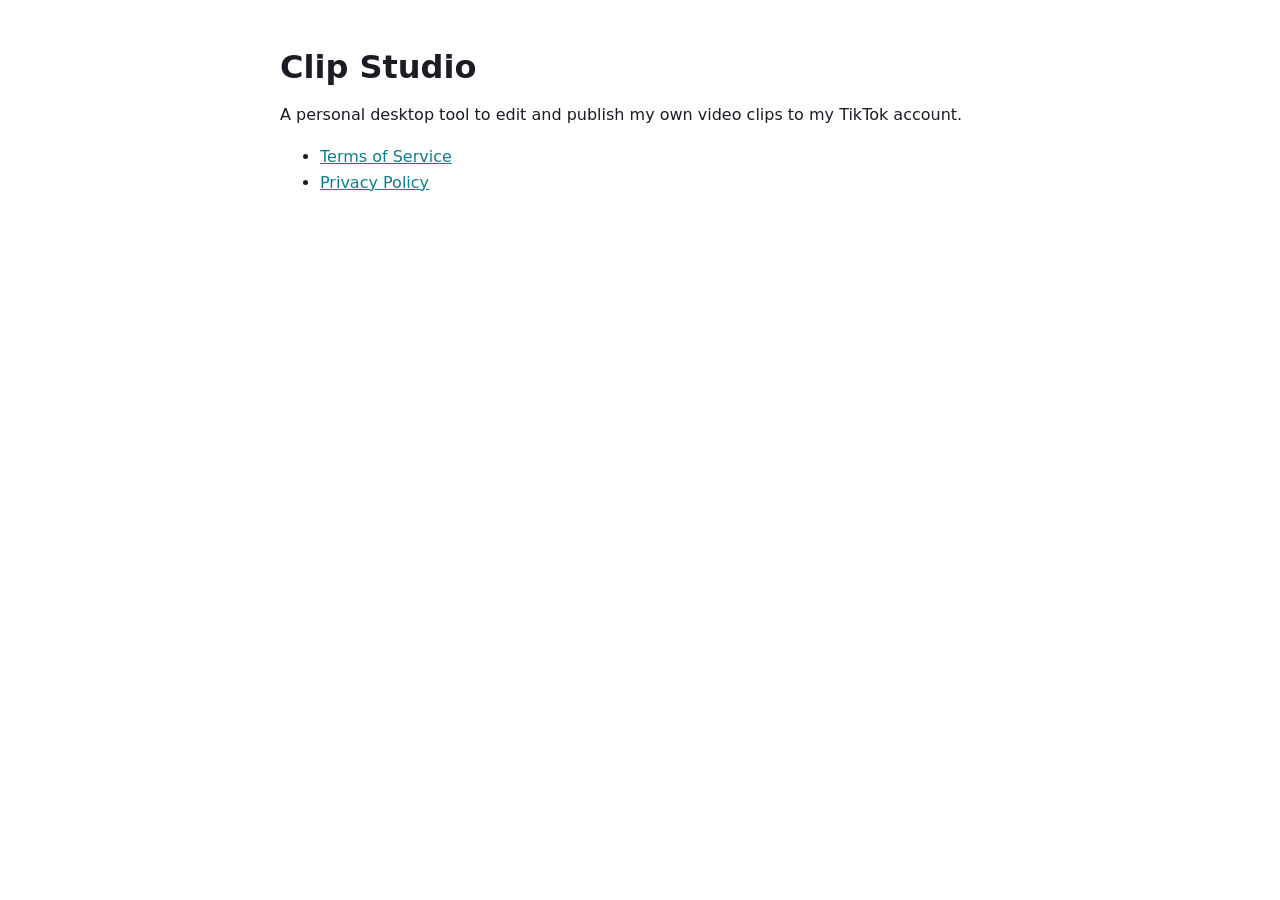
<file: index.html>
<!doctype html>
<html lang="en">
<head>
  <meta charset="utf-8">
  <meta name="viewport" content="width=device-width, initial-scale=1">
  <title>Clip Studio</title>
  <link rel="stylesheet" href="style.css">
</head>
<body>
<main>
  <h1>Clip Studio</h1>
  <p>A personal desktop tool to edit and publish my own video clips to my TikTok account.</p>
  <ul>
    <li><a href="terms.html">Terms of Service</a></li>
    <li><a href="privacy.html">Privacy Policy</a></li>
  </ul>
</main>
</body>
</html>
</file>
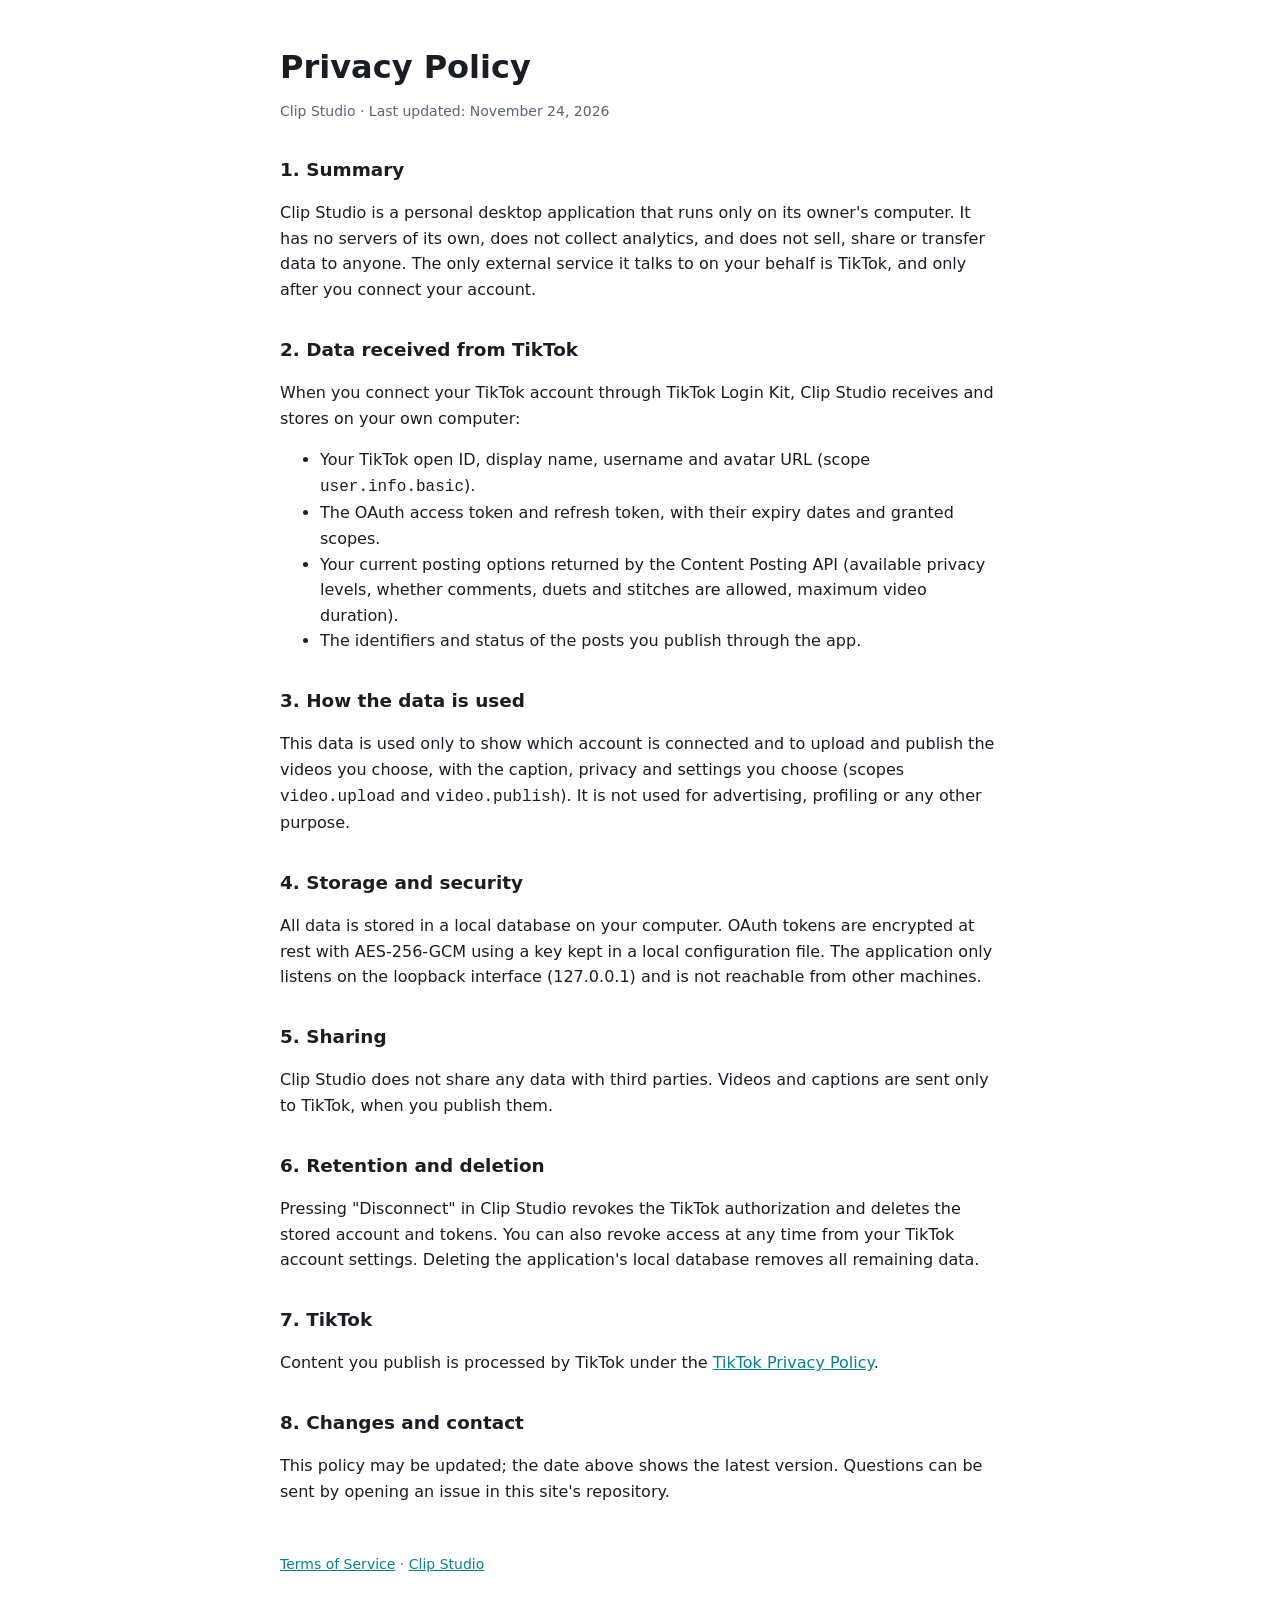
<file: privacy.html>
<!doctype html>
<html lang="en">
<head>
  <meta charset="utf-8">
  <meta name="viewport" content="width=device-width, initial-scale=1">
  <title>Clip Studio — Privacy Policy</title>
  <link rel="stylesheet" href="style.css">
</head>
<body>
<main>
  <h1>Privacy Policy</h1>
  <p class="updated">Clip Studio · Last updated: November 24, 2026</p>

  <h2>1. Summary</h2>
  <p>Clip Studio is a personal desktop application that runs only on its owner's computer. It has no servers of its own, does not collect analytics, and does not sell, share or transfer data to anyone. The only external service it talks to on your behalf is TikTok, and only after you connect your account.</p>

  <h2>2. Data received from TikTok</h2>
  <p>When you connect your TikTok account through TikTok Login Kit, Clip Studio receives and stores on your own computer:</p>
  <ul>
    <li>Your TikTok open ID, display name, username and avatar URL (scope <code>user.info.basic</code>).</li>
    <li>The OAuth access token and refresh token, with their expiry dates and granted scopes.</li>
    <li>Your current posting options returned by the Content Posting API (available privacy levels, whether comments, duets and stitches are allowed, maximum video duration).</li>
    <li>The identifiers and status of the posts you publish through the app.</li>
  </ul>

  <h2>3. How the data is used</h2>
  <p>This data is used only to show which account is connected and to upload and publish the videos you choose, with the caption, privacy and settings you choose (scopes <code>video.upload</code> and <code>video.publish</code>). It is not used for advertising, profiling or any other purpose.</p>

  <h2>4. Storage and security</h2>
  <p>All data is stored in a local database on your computer. OAuth tokens are encrypted at rest with AES-256-GCM using a key kept in a local configuration file. The application only listens on the loopback interface (127.0.0.1) and is not reachable from other machines.</p>

  <h2>5. Sharing</h2>
  <p>Clip Studio does not share any data with third parties. Videos and captions are sent only to TikTok, when you publish them.</p>

  <h2>6. Retention and deletion</h2>
  <p>Pressing "Disconnect" in Clip Studio revokes the TikTok authorization and deletes the stored account and tokens. You can also revoke access at any time from your TikTok account settings. Deleting the application's local database removes all remaining data.</p>

  <h2>7. TikTok</h2>
  <p>Content you publish is processed by TikTok under the <a href="https://www.tiktok.com/legal/privacy-policy">TikTok Privacy Policy</a>.</p>

  <h2>8. Changes and contact</h2>
  <p>This policy may be updated; the date above shows the latest version. Questions can be sent by opening an issue in this site's repository.</p>

  <footer><a href="terms.html">Terms of Service</a> · <a href="index.html">Clip Studio</a></footer>
</main>
</body>
</html>
</file>
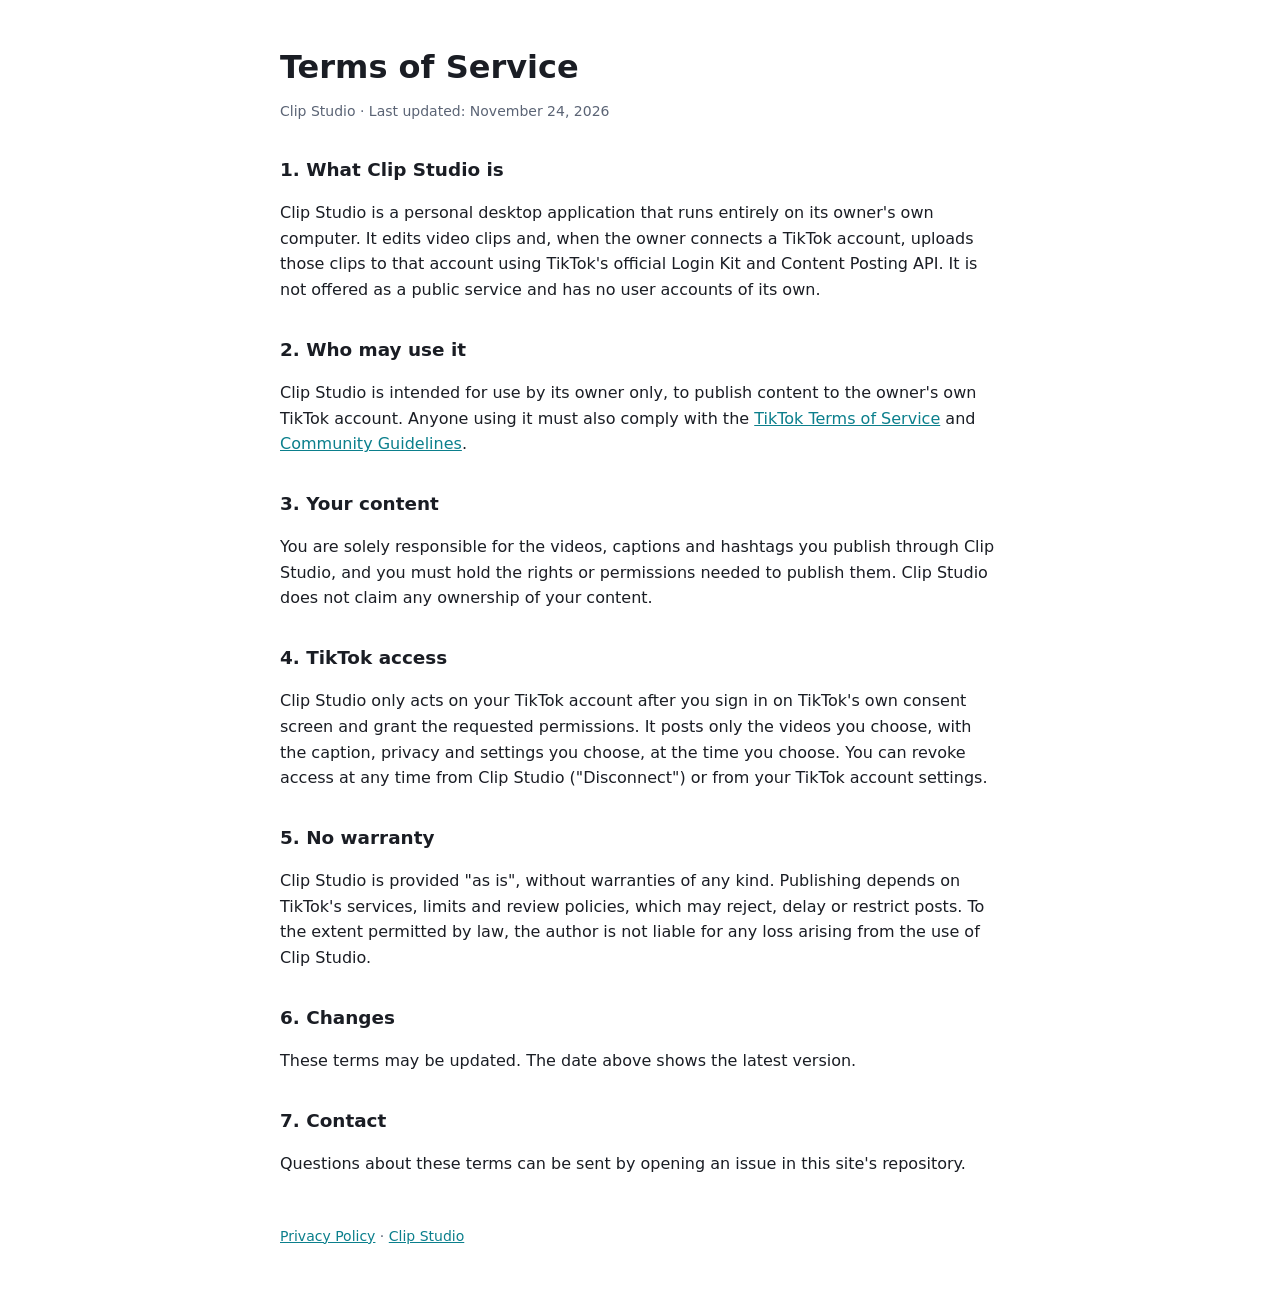
<file: terms.html>
<!doctype html>
<html lang="en">
<head>
  <meta charset="utf-8">
  <meta name="viewport" content="width=device-width, initial-scale=1">
  <title>Clip Studio — Terms of Service</title>
  <link rel="stylesheet" href="style.css">
</head>
<body>
<main>
  <h1>Terms of Service</h1>
  <p class="updated">Clip Studio · Last updated: November 24, 2026</p>

  <h2>1. What Clip Studio is</h2>
  <p>Clip Studio is a personal desktop application that runs entirely on its owner's own computer. It edits video clips and, when the owner connects a TikTok account, uploads those clips to that account using TikTok's official Login Kit and Content Posting API. It is not offered as a public service and has no user accounts of its own.</p>

  <h2>2. Who may use it</h2>
  <p>Clip Studio is intended for use by its owner only, to publish content to the owner's own TikTok account. Anyone using it must also comply with the <a href="https://www.tiktok.com/legal/terms-of-service">TikTok Terms of Service</a> and <a href="https://www.tiktok.com/community-guidelines">Community Guidelines</a>.</p>

  <h2>3. Your content</h2>
  <p>You are solely responsible for the videos, captions and hashtags you publish through Clip Studio, and you must hold the rights or permissions needed to publish them. Clip Studio does not claim any ownership of your content.</p>

  <h2>4. TikTok access</h2>
  <p>Clip Studio only acts on your TikTok account after you sign in on TikTok's own consent screen and grant the requested permissions. It posts only the videos you choose, with the caption, privacy and settings you choose, at the time you choose. You can revoke access at any time from Clip Studio ("Disconnect") or from your TikTok account settings.</p>

  <h2>5. No warranty</h2>
  <p>Clip Studio is provided "as is", without warranties of any kind. Publishing depends on TikTok's services, limits and review policies, which may reject, delay or restrict posts. To the extent permitted by law, the author is not liable for any loss arising from the use of Clip Studio.</p>

  <h2>6. Changes</h2>
  <p>These terms may be updated. The date above shows the latest version.</p>

  <h2>7. Contact</h2>
  <p>Questions about these terms can be sent by opening an issue in this site's repository.</p>

  <footer><a href="privacy.html">Privacy Policy</a> · <a href="index.html">Clip Studio</a></footer>
</main>
</body>
</html>
</file>
<file: style.css>
:root {
  color-scheme: light dark;
  --bg: #ffffff;
  --text: #1a1d24;
  --muted: #5b6475;
  --accent: #0b7f8c;
}

@media (prefers-color-scheme: dark) {
  :root {
    --bg: #0b1222;
    --text: #eef3ff;
    --muted: #8d9bb8;
    --accent: #3fd8ea;
  }
}

body {
  margin: 0;
  background: var(--bg);
  color: var(--text);
  font: 16px/1.6 system-ui, -apple-system, "Segoe UI", sans-serif;
}

main {
  max-width: 720px;
  margin: 0 auto;
  padding: 48px 16px 64px;
}

h1 {
  margin: 0 0 4px;
  font-size: 2rem;
  line-height: 1.2;
}

h2 {
  margin-top: 2rem;
  font-size: 1.15rem;
}

.updated,
footer {
  color: var(--muted);
  font-size: 0.875rem;
}

a {
  color: var(--accent);
}

footer {
  margin-top: 3rem;
}
</file>
